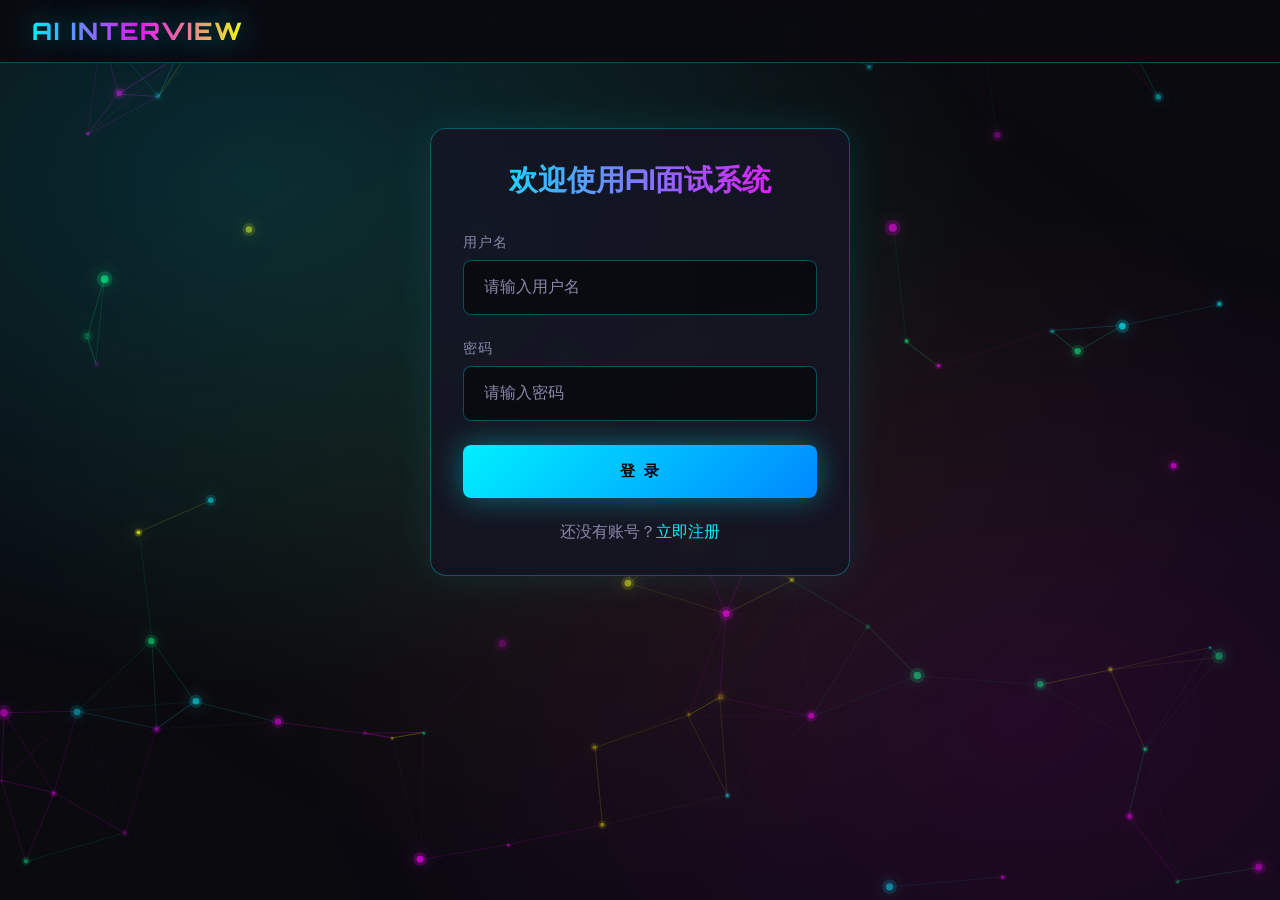
<file: app/static_new/index.html>
<!DOCTYPE html>
<html lang="zh-CN">
<head>
    <meta charset="UTF-8">
    <meta name="viewport" content="width=device-width, initial-scale=1.0">
    <title>AI智能面试系统</title>
    <link rel="stylesheet" href="css/style.css">
    <script src="js/chart.umd.js"></script>
</head>
<body>
    <!-- 动态背景 -->
    <canvas id="particles" class="canvas-bg"></canvas>
    <div class="glow-bg"></div>
    
    <!-- 导航栏 -->
    <nav class="navbar">
        <div class="brand">AI INTERVIEW</div>
        <div class="nav-links">
            <span id="navUser" class="nav-user hidden"></span>
            <button id="btnLogout" class="nav-logout hidden" onclick="logout()">退出</button>
        </div>
    </nav>
    
    <main class="container">
        <!-- 登录界面 -->
        <div id="loginSection" class="card login-card card-glow fade-in">
            <h2>欢迎使用AI面试系统</h2>
            <div class="input-group">
                <label>用户名</label>
                <input type="text" id="username" class="input" placeholder="请输入用户名">
            </div>
            <div class="input-group">
                <label>密码</label>
                <input type="password" id="password" class="input" placeholder="请输入密码">
            </div>
            <button class="btn btn-primary btn-block" onclick="login()">登 录</button>
            <p style="margin-top:1.5rem;color:var(--muted)">
                还没有账号？<a class="link" onclick="showRegister()">立即注册</a>
            </p>
        </div>
        
        <!-- 注册界面 -->
        <div id="registerSection" class="card login-card card-glow hidden">
            <h2>用户注册</h2>
            <div class="input-group">
                <label>用户名</label>
                <input type="text" id="regUsername" class="input" placeholder="请输入用户名">
            </div>
            <div class="input-group">
                <label>邮箱</label>
                <input type="email" id="regEmail" class="input" placeholder="请输入邮箱">
            </div>
            <div class="input-group">
                <label>手机号</label>
                <input type="tel" id="regPhone" class="input" placeholder="请输入手机号">
            </div>
            <div class="input-group">
                <label>密码</label>
                <input type="password" id="regPassword" class="input" placeholder="请输入密码">
            </div>
            <button class="btn btn-primary btn-block" onclick="register()">注 册</button>
            <p style="margin-top:1.5rem;color:var(--muted)">
                已有账号？<a class="link" onclick="showLogin()">立即登录</a>
            </p>
        </div>
        
        <!-- 简历上传 -->
        <div id="uploadSection" class="card card-glow hidden slide-up">
            <h2 style="font-family:'Orbitron',monospace;font-size:1.5rem;margin-bottom:1.5rem;background:linear-gradient(90deg,var(--accent),var(--accent2));-webkit-background-clip:text;-webkit-text-fill-color:transparent">上传简历开始面试</h2>
            <div style="border:2px dashed var(--border);border-radius:16px;padding:3rem;text-align:center;background:rgba(0,0,0,0.3)">
                <div style="font-size:3rem;margin-bottom:1rem">📄</div>
                <input type="file" id="resumeFile" class="input" accept=".pdf,.doc,.docx" style="display:none">
                <button class="btn btn-secondary" onclick="document.getElementById('resumeFile').click()">选择简历文件</button>
                <p id="fileName" style="margin-top:1rem;color:var(--muted)">支持 PDF、Word 格式</p>
            </div>
            <button class="btn btn-primary btn-block" style="margin-top:1.5rem" onclick="uploadResume()">开始AI面试</button>
        </div>
        
        <!-- 面试界面 -->
        <div id="interviewSection" class="hidden">
            <!-- 进度条 -->
            <div class="card" style="margin-bottom:2rem">
                <div class="progress-container">
                    <div class="progress-header">
                        <span>面试进度</span>
                        <span id="progressText">0/5</span>
                    </div>
                    <div class="progress-bar">
                        <div id="progressFill" class="progress-fill" style="width:0%"></div>
                    </div>
                </div>
            </div>
            
            <div class="grid-2">
                <!-- 左侧：视频监控 -->
                <div class="card card-glow">
                    <h3 style="font-family:'Orbitron',monospace;margin-bottom:1rem">📹 实时监控</h3>
                    <div class="video-container">
                        <video id="videoPreview" autoplay muted playsinline></video>
                        <div id="cameraOverlay" class="video-overlay">
                            <div class="icon">🎥</div>
                            <p>点击启动摄像头</p>
                            <button class="btn btn-primary" style="margin-top:1rem" onclick="startCamera()">启动摄像头</button>
                        </div>
                        <div id="recordingIndicator" class="recording-indicator hidden">
                            <span class="dot"></span>
                            <span>REC</span>
                            <span id="recTime">00:00</span>
                        </div>
                    </div>
                    <div style="display:flex;gap:1rem;margin-top:1rem">
                        <button id="btnStartRec" class="btn btn-danger" onclick="startRecording()" disabled>开始录制</button>
                        <button id="btnStopRec" class="btn btn-secondary hidden" onclick="stopRecording()">停止录制</button>
                    </div>
                </div>
                
                <!-- 表情分析 -->
                <div class="card card-glow">
                    <h3 style="font-family:'Orbitron',monospace;margin-bottom:1rem">😊 表情分析</h3>
                    <canvas id="expressionChart" style="height:150px"></canvas>
                    <div class="grid-3" style="margin-top:1rem">
                        <div class="stat-box">
                            <div class="stat-value" id="emotionScore">--</div>
                            <div class="stat-label">情绪得分</div>
                        </div>
                        <div class="stat-box">
                            <div class="stat-value" id="expressionCount">0</div>
                            <div class="stat-label">分析次数</div>
                        </div>
                        <div class="stat-box">
                            <div class="stat-value" id="avgScore">--</div>
                            <div class="stat-label">平均分</div>
                        </div>
                    </div>
                </div>
            </div>
            
            <!-- 问题区域 -->
            <div class="question-card" style="margin:2rem 0">
                <div>
                    <span class="question-number" id="questionNum">问题 1</span>
                    <span class="question-type" id="questionType">准备中</span>
                </div>
                <p class="question-text" id="questionText">正在加载问题...</p>
                <div class="question-hint">
                    <strong>评分标准：</strong>
                    <span id="scoreStandard">--</span>
                </div>
            </div>
            
            <!-- 回答区域 -->
            <div class="card card-glow" style="margin-bottom:2rem">
                <h3 style="font-family:'Orbitron',monospace;margin-bottom:1rem">✍️ 你的回答</h3>
                <textarea id="answerText" class="input" placeholder="请输入你的回答..."></textarea>
                <div style="display:flex;justify-content:space-between;align-items:center;margin-top:1rem">
                    <span style="color:var(--muted)"><span id="charCount">0</span> 字</span>
                    <button id="btnSubmit" class="btn btn-primary" onclick="submitAnswer()" disabled>提交答案</button>
                </div>
            </div>
            
            <!-- 导航按钮 -->
            <div style="display:flex;gap:1rem;margin-bottom:2rem">
                <button id="btnPrev" class="btn btn-secondary" style="flex:1" onclick="prevQuestion()" disabled>← 上一题</button>
                <button id="btnNext" class="btn btn-secondary" style="flex:1" onclick="nextQuestion()" disabled>下一题 →</button>
            </div>
            
            <!-- 完成按钮 -->
            <div class="card" style="text-align:center">
                <button id="btnFinish" class="btn btn-success btn-lg" onclick="finishInterview()" disabled>
                    🎯 完成面试并生成报告
                </button>
            </div>
        </div>
        
        <!-- 报告界面 -->
        <div id="reportSection" class="hidden">
            <div class="report-header">
                <h1 class="report-title">面试评估报告</h1>
            </div>
            
            <div class="grid-2">
                <div class="card card-glow">
                    <h3 style="font-family:'Orbitron',monospace;margin-bottom:1rem">📊 能力雷达图</h3>
                    <div class="chart-container">
                        <canvas id="radarChart"></canvas>
                    </div>
                </div>
                
                <div class="card card-glow">
                    <h3 style="font-family:'Orbitron',monospace;margin-bottom:1rem">🏆 综合评价</h3>
                    <div style="text-align:center;padding:2rem">
                        <div class="total-score" id="totalScore">--</div>
                        <div id="levelBadge"></div>
                    </div>
                    <div id="recommendation" style="text-align:center"></div>
                </div>
            </div>
            
            <div class="card card-glow" style="margin-top:2rem">
                <h3 style="font-family:'Orbitron',monospace;margin-bottom:1rem">📝 详细评价</h3>
                <div id="evaluationDetails"></div>
            </div>
            
            <div class="card card-glow" style="margin-top:2rem">
                <h3 style="font-family:'Orbitron',monospace;margin-bottom:1rem">💡 改进建议</h3>
                <div id="improvements"></div>
            </div>
            
            <div style="text-align:center;margin-top:2rem">
                <button class="btn btn-primary btn-lg" onclick="location.reload()">🔄 重新面试</button>
            </div>
        </div>
    </main>
    
    <!-- Toast提示 -->
    <div id="toast" class="toast"></div>
    
    <!-- 粒子动画 -->
    <script src="js/particles.js"></script>
    <script src="js/app.js"></script>
</body>
</html>
</file>
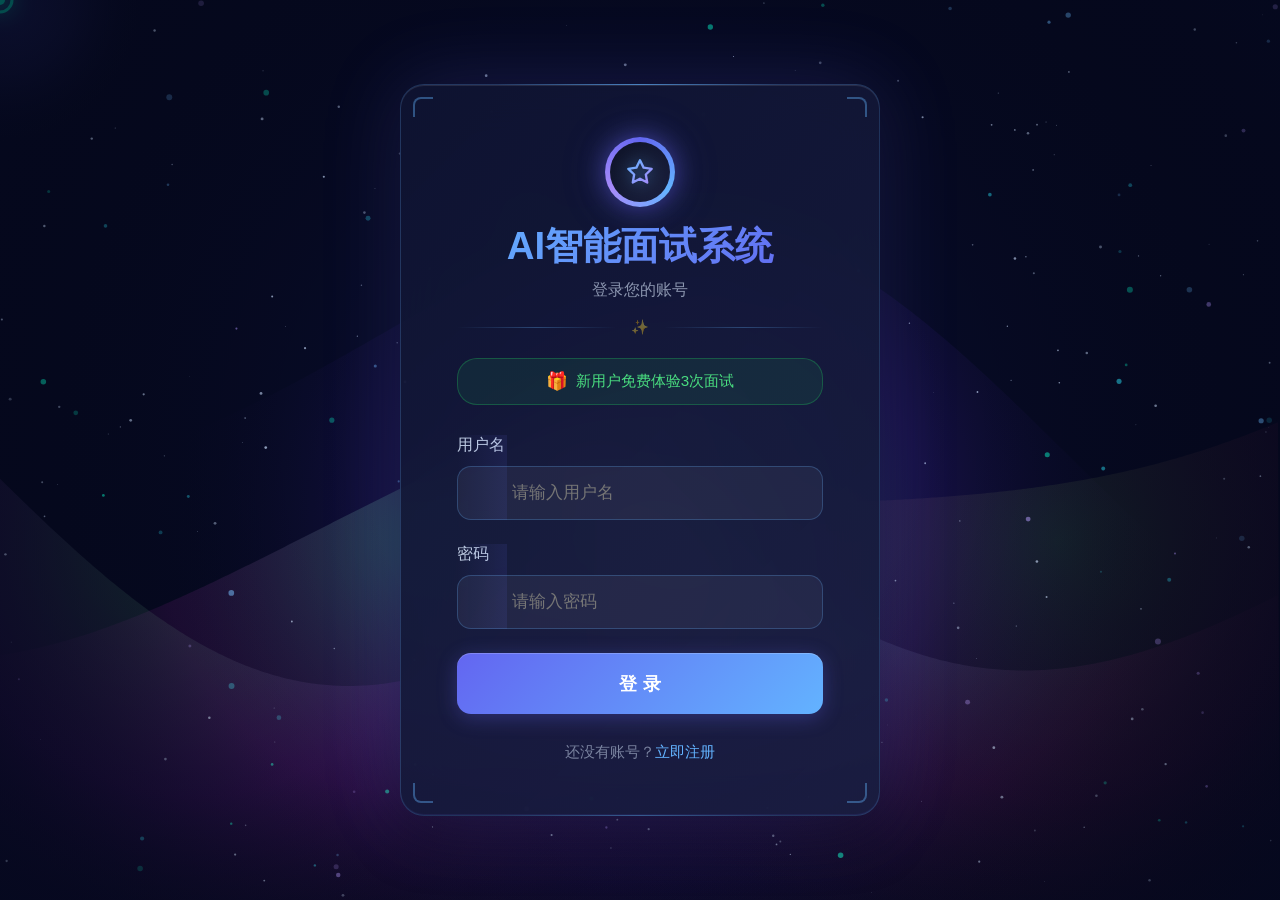
<file: app/static/login.html>
<!DOCTYPE html>
<html lang="zh-CN">
<head>
<meta charset="UTF-8">
<title>登录 - AI面试系统</title>
<style>
*{margin:0;padding:0;box-sizing:border-box}
body{min-height:100vh;font-family:Microsoft YaHei,sans-serif;overflow:hidden;background:#070b27}
#aurora{position:fixed;top:0;left:0;width:100%;height:100%;z-index:0}
.c{position:relative;z-index:10;display:flex;align-items:center;justify-content:center;min-height:100vh}
.b{position:relative;background:linear-gradient(135deg,rgba(15,20,50,0.92) 0%,rgba(25,30,65,0.9) 100%);backdrop-filter:blur(24px);border:1px solid rgba(100,180,255,0.2);border-radius:24px;padding:52px 56px;width:480px;box-shadow:0 0 80px rgba(99,102,241,0.2),0 25px 50px rgba(0,0,0,0.4),inset 0 1px 0 rgba(255,255,255,0.1),inset 0 -1px 0 rgba(99,102,241,0.1)}
.b::before{content:"";position:absolute;top:-1px;left:20%;right:20%;height:1px;background:linear-gradient(90deg,transparent,rgba(99,179,255,0.6),transparent)}
.b::after{content:"";position:absolute;bottom:-1px;left:20%;right:20%;height:1px;background:linear-gradient(90deg,transparent,rgba(99,179,255,0.3),transparent)}
.corner{position:absolute;width:20px;height:20px;border:2px solid rgba(99,179,255,0.4)}
.corner-tl{top:12px;left:12px;border-right:none;border-bottom:none;border-radius:8px 0 0 0}
.corner-tr{top:12px;right:12px;border-left:none;border-bottom:none;border-radius:0 8px 0 0}
.corner-bl{bottom:12px;left:12px;border-right:none;border-top:none;border-radius:0 0 0 8px}
.corner-br{bottom:12px;right:12px;border-left:none;border-top:none;border-radius:0 0 8px 0}
.logo{text-align:center;margin-bottom:14px}
.ring{width:70px;height:70px;margin:0 auto;position:relative;border-radius:50%;background:conic-gradient(from 0deg,#6366f1,#63b3ff,#a78bfa,#6366f1);animation:spin 4s linear infinite;box-shadow:0 0 25px rgba(99,102,241,0.5),0 0 50px rgba(99,102,241,0.2)}
.ring-inner{position:absolute;top:5px;left:5px;right:5px;bottom:5px;background:linear-gradient(135deg,#0f1428,#1a1f3d);border-radius:50%;display:flex;align-items:center;justify-content:center}
.icon{display:flex;align-items:center;justify-content:center;animation:pulse 2s ease-in-out infinite;filter:drop-shadow(0 0 8px rgba(99,179,255,0.6))}
@keyframes spin{from{transform:rotate(0deg)}to{transform:rotate(360deg)}}
@keyframes pulse{0%,100%{transform:scale(1)}50%{transform:scale(1.1)}}
h1{font-size:2.4rem;background:linear-gradient(135deg,#63b3ff,#6366f1);-webkit-background-clip:text;-webkit-text-fill-color:transparent;text-align:center;margin-bottom:8px}
.subtitle{text-align:center;color:rgba(220,235,255,0.6);margin-bottom:16px;font-size:1rem}
.divider{display:flex;align-items:center;justify-content:center;margin:18px 0}
.divider::before,.divider::after{content:"";flex:1;height:1px;background:linear-gradient(90deg,transparent,rgba(100,180,255,0.3),transparent)}
.divider span{color:rgba(220,235,255,0.4);margin:0 15px;font-size:0.9rem}
.g{margin-bottom:24px;position:relative}
.g l{display:block;color:rgba(220,235,255,0.85);margin-bottom:10px;font-size:1rem;font-weight:500}
.g::before{content:"";position:absolute;left:0;top:0;bottom:0;width:50px;pointer-events:none;background:linear-gradient(90deg,transparent,rgba(99,102,241,0.1));border-radius:14px 0 0 14px}
.i{width:100%;padding:16px 18px 16px 54px;background:rgba(255,255,255,0.05);border:1px solid rgba(100,180,255,0.25);border-radius:14px;color:#fff;font-size:1.05rem;transition:all 0.3s;position:relative}
.i:focus{outline:none;border-color:#63b3ff;box-shadow:0 0 25px rgba(99,179,255,0.25)}
.bt{width:100%;padding:18px;background:linear-gradient(135deg,#6366f1,#63b3ff);border:none;border-radius:14px;color:#fff;font-size:1.15rem;font-weight:600;cursor:pointer;box-shadow:0 4px 20px rgba(99,102,241,0.3),inset 0 1px 0 rgba(255,255,255,0.2);transition:all 0.3s;position:relative;overflow:hidden}
.bt::before{content:"";position:absolute;top:0;left:-100%;width:100%;height:100%;background:linear-gradient(90deg,transparent,rgba(255,255,255,0.2),transparent);transition:left 0.5s}
.bt:hover{transform:translateY(-3px);box-shadow:0 8px 40px rgba(99,102,241,0.5)}
.bt:hover::before{left:100%}
.bt:disabled{opacity:0.7;cursor:not-allowed;transform:none}
.r{text-align:center;margin-top:28px;color:rgba(220,235,255,0.5);font-size:0.95rem}
.r a{color:#63b3ff;font-weight:500;text-decoration:none;transition:color 0.3s}
.r a:hover{color:#8b5cf6;text-decoration:underline}
.e{color:#ff6b6b;text-align:center;margin-top:16px;display:none;font-size:0.95rem;animation:shake 0.5s}
@keyframes shake{0%,100%{transform:translateX(0)}25%{transform:translateX(-5px)}75%{transform:translateX(5px)}}
.f{display:flex;align-items:center;justify-content:center;gap:8px;background:rgba(34,197,94,0.1);border:1px solid rgba(34,197,94,0.3);color:#4ade80;padding:12px 20px;border-radius:20px;margin-top:22px;font-size:0.95rem}
.f::before{content:"🎁";font-size:1.1rem}
</style>
</head>
<body>
<canvas id="aurora"></canvas>
<div class="c">
<div class="b">
<span class="corner corner-tl"></span>
<span class="corner corner-tr"></span>
<span class="corner corner-bl"></span>
<span class="corner corner-br"></span>
<div class="logo">
<div class="ring">
<div class="ring-inner">
<div class="icon">
<svg width="28" height="28" viewBox="0 0 24 24" fill="none" stroke="url(#grad)" stroke-width="2" stroke-linecap="round" stroke-linejoin="round">
<defs>
<linearGradient id="grad" x1="0%" y1="0%" x2="100%" y2="100%">
<stop offset="0%" style="stop-color:#63b3ff"/>
<stop offset="100%" style="stop-color:#a78bfa"/>
</linearGradient>
</defs>
<polygon points="12 2 15.09 8.26 22 9.27 17 14.14 18.18 21.02 12 17.77 5.82 21.02 7 14.14 2 9.27 8.91 8.26 12 2"/>
</svg>
</div>
</div>
</div>
</div>
<h1>AI智能面试系统</h1>
<p class="subtitle">登录您的账号</p>
<div class="divider"><span>✨</span></div>
<span class="f">新用户免费体验3次面试</span>
<form id="f" style="margin-top:30px">
<div class="g"><l>用户名</l><input type="text" class="i" id="u" placeholder="请输入用户名" required></div>
<div class="g"><l>密码</l><input type="password" class="i" id="p" placeholder="请输入密码" required></div>
<button type="submit" class="bt" id="s">登 录</button>
<p class="e" id="m"></p>
</form>
<p class="r">还没有账号？<a href="/register.html">立即注册</a></p>
</div>
</div>
<script>
var canvas=document.getElementById("aurora");
var ctx=canvas.getContext("2d");
var W,H,time=0;
var PI2=Math.PI*2;
var stars=[],particles=[],ripples=[];
var meteors=[];
var mouse={x:0,y:0,cx:0,cy:0};
var lastMouse={x:0,y:0};
var auroraBands=[
  {x:0.15,hue1:120,hue2:280,op:0.3,speed:0.0003,phase:0},
  {x:0.3,hue1:140,hue2:300,op:0.25,speed:0.00035,phase:1},
  {x:0.5,hue1:160,hue2:260,op:0.28,speed:0.00028,phase:2},
  {x:0.7,hue1:180,hue2:320,op:0.22,speed:0.0004,phase:3},
  {x:0.85,hue1:100,hue2:340,op:0.26,speed:0.00032,phase:4}
];

function resize(){W=canvas.width=innerWidth;H=canvas.height=innerHeight;initAll()}
function initAll(){
  stars=[];for(var i=0;i<200;i++)stars.push({x:Math.random()*W,y:Math.random()*H,r:Math.random()*1.2+0.3,phase:Math.random()*PI2});
  particles=[];var cs=["#00ffcc","#63b3ff","#a78bfa","#22d3ee"];for(var i=0;i<100;i++)particles.push({x:Math.random()*W,y:Math.random()*H,vx:(Math.random()-0.5)*0.5,vy:(Math.random()-0.5)*0.3-0.2,size:Math.random()*2+1,color:cs[i%4],op:Math.random()*0.5+0.3});
}
function h2r(h){var b=parseInt(h.slice(1),16);return(b>>16)+","+((b>>8)&255)+","+(b&255)}
function drawBg(){ctx.fillStyle="#070b27";ctx.fillRect(0,0,W,H)}
function drawStars(){for(var i=0;i<stars.length;i++){var s=stars[i];var t=0.4+0.5*Math.abs(Math.sin(time*0.0006+s.phase));ctx.globalAlpha=t*0.9;ctx.fillStyle="rgba(200,220,255,1)";ctx.beginPath();ctx.arc(s.x,s.y,s.r,0,PI2);ctx.fill()}ctx.globalAlpha=1}
function drawAurora(){
  var now=time*0.001;
  ctx.save();
  ctx.globalCompositeOperation="screen";
  for(var i=0;i<auroraBands.length;i++){
    var band=auroraBands[i];
    var cx=band.x*W+Math.sin(now*band.speed*500+band.phase)*W*0.03;
    var op=band.op*(0.7+0.3*Math.sin(now*band.speed*300+band.phase));
    var g=ctx.createRadialGradient(cx,H*0.6,0,cx,H*0.6,W*0.4);
    g.addColorStop(0,"hsla("+band.hue1+",80%,60%,"+op+")");
    g.addColorStop(0.5,"hsla("+band.hue2+",70%,50%,"+(op*0.6)+")");
    g.addColorStop(1,"transparent");
    ctx.fillStyle=g;
    ctx.beginPath();
    ctx.moveTo(0,H);
    ctx.lineTo(0,H*0.4);
    for(var x=0;x<=W;x+=3){
      var baseY=H*0.5;
      var wave=Math.sin(x*0.004+now*band.speed*1000+band.phase)*H*0.15;
      wave+=Math.sin(x*0.002+now*band.speed*600+band.phase*2)*H*0.1;
      wave+=Math.sin(x*0.006+now*band.speed*400+band.phase*3)*H*0.05;
      ctx.lineTo(x,baseY+wave);
    }
    ctx.lineTo(W,H);
    ctx.closePath();
    ctx.fill();
  }
  ctx.restore();
}
function drawParticles(){ctx.save();ctx.globalCompositeOperation="screen";for(var i=0;i<particles.length;i++){var p=particles[i];ctx.globalAlpha=p.op;ctx.fillStyle=p.color;ctx.beginPath();ctx.arc(p.x,p.y,p.size,0,PI2);ctx.fill();p.x+=p.vx;p.y+=p.vy;if(p.x<0||p.x>W||p.y<0||p.y>H){p.x=Math.random()*W;p.y=Math.random()*H}}ctx.globalAlpha=1;ctx.restore()}
function drawMouseHalo(){mouse.cx+=(mouse.x-mouse.cx)*0.1;mouse.cy+=(mouse.y-mouse.cy)*0.1;var g=ctx.createRadialGradient(mouse.cx,mouse.cy,0,mouse.cx,mouse.cy,150);g.addColorStop(0,"rgba(99,102,241,0.25)");g.addColorStop(0.5,"rgba(99,102,241,0.1)");g.addColorStop(1,"transparent");ctx.fillStyle=g;ctx.fillRect(mouse.cx-150,mouse.cy-150,300,300)}
function drawMeteors(){var now=Date.now();meteors=meteors.filter(function(m){return now-m.t<800});ctx.save();ctx.globalCompositeOperation="screen";for(var i=0;i<meteors.length;i++){var m=meteors[i];var age=(now-m.t)/800;var alpha=(1-age)*0.9;var len=m.speed*(1-age)*30;var angle=Math.atan2(m.vy,m.vx);ctx.beginPath();var grad=ctx.createLinearGradient(m.x,m.y,m.x-Math.cos(angle)*len,m.y-Math.sin(angle)*len);grad.addColorStop(0,"rgba(0,255,204,"+alpha+")");grad.addColorStop(0.3,"rgba(99,102,241,"+(alpha*0.7)+")");grad.addColorStop(1,"transparent");ctx.strokeStyle=grad;ctx.lineWidth=3*(1-age*0.5);ctx.lineCap="round";ctx.beginPath();ctx.moveTo(m.x,m.y);ctx.lineTo(m.x-Math.cos(angle)*len,m.y-Math.sin(angle)*len);ctx.stroke();m.x+=m.vx;m.y+=m.vy;m.t+=16}ctx.restore()}
function drawCursor(){ctx.save();ctx.shadowColor="#00ffcc";ctx.shadowBlur=20;ctx.beginPath();ctx.arc(mouse.x,mouse.y,12,0,PI2);ctx.strokeStyle="rgba(0,255,204,0.9)";ctx.lineWidth=3;ctx.stroke();ctx.beginPath();ctx.arc(mouse.x,mouse.y,5,0,PI2);ctx.fillStyle="#00ffcc";ctx.fill();ctx.restore()}
function drawRipples(){var now=Date.now();for(var i=ripples.length-1;i>=0;i--){var r=ripples[i];var age=(now-r.t)/800;if(age>1){ripples.splice(i,1);continue}var radius=300*age;var alpha=(1-age)*0.5;ctx.beginPath();ctx.arc(r.x,r.y,radius,0,PI2);ctx.strokeStyle="rgba(99,102,241,"+alpha+")";ctx.lineWidth=2;ctx.stroke()}}
function drawVignette(){var g=ctx.createRadialGradient(W/2,H/2,H*0.3,W/2,H/2,H*0.85);g.addColorStop(0,"transparent");g.addColorStop(1,"rgba(4,7,26,0.7)");ctx.fillStyle=g;ctx.fillRect(0,0,W,H)}
function animate(){time+=16;ctx.fillStyle="rgba(7,11,27,0.12)";ctx.fillRect(0,0,W,H);drawBg();drawStars();drawAurora();drawParticles();drawMouseHalo();drawMeteors();drawCursor();drawRipples();drawVignette();requestAnimationFrame(animate)}
window.addEventListener("mousemove",function(e){var dx=e.clientX-lastMouse.x;var dy=e.clientY-lastMouse.y;var speed=Math.sqrt(dx*dx+dy*dy);if(speed>3){meteors.push({x:e.clientX,y:e.clientY,vx:dx*0.3,vy:dy*0.3,speed:speed,t:Date.now()});}lastMouse.x=e.clientX;lastMouse.y=e.clientY;mouse.x=e.clientX;mouse.y=e.clientY});
canvas.addEventListener("click",function(e){ripples.push({x:e.clientX,y:e.clientY,t:Date.now()})});
resize();animate();
document.getElementById("f").addEventListener("submit",async function(e){e.preventDefault();var u=document.getElementById("u").value,p=document.getElementById("p").value,s=document.getElementById("s"),m=document.getElementById("m");s.disabled=true;s.textContent="登录中...";m.style.display="none";try{var r=await fetch("/api/auth/login",{method:"POST",headers:{"Content-Type":"application/json"},body:JSON.stringify({username:u,password:p})});var d=await r.json();if(d.status==="success"){localStorage.setItem("currentUser", JSON.stringify(d.user));location.href="/admin.html"}else{m.textContent=d.error||"登录失败";m.style.display="block";s.disabled=false;s.textContent="登 录"}}catch(err){m.textContent="网络错误";m.style.display="block";s.disabled=false;s.textContent="登 录"}});
</script>
</body>
</html>
</file>
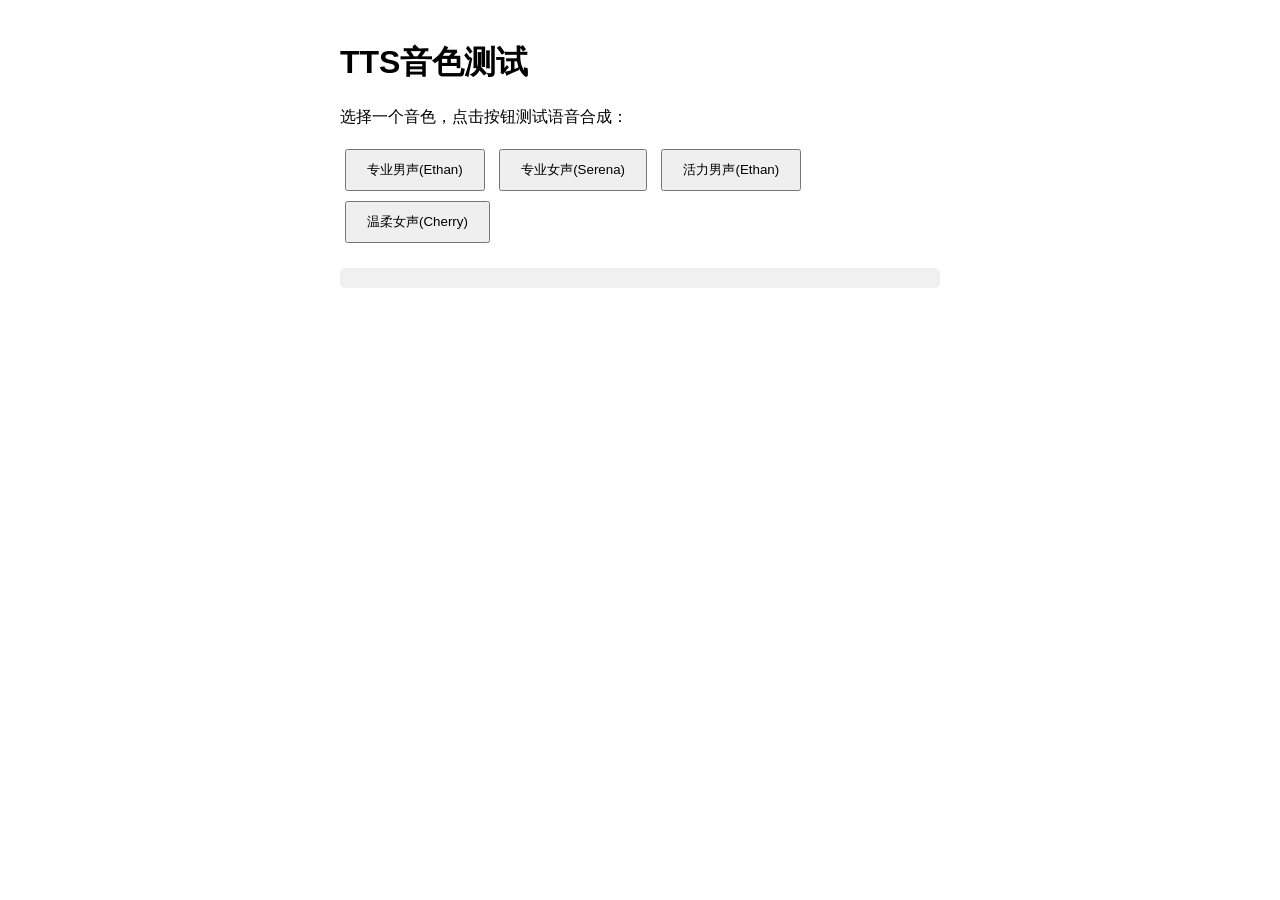
<file: app/static/tts_test.html>
<!DOCTYPE html>
<html lang="zh-CN">
<head>
    <meta charset="UTF-8">
    <title>TTS测试</title>
    <style>
        body { font-family: Arial; padding: 20px; max-width: 600px; margin: 0 auto; }
        button { padding: 10px 20px; margin: 5px; cursor: pointer; }
        .result { margin-top: 20px; padding: 10px; background: #f0f0f0; border-radius: 5px; }
        audio { margin-top: 10px; width: 100%; }
    </style>
</head>
<body>
    <h1>TTS音色测试</h1>
    <p>选择一个音色，点击按钮测试语音合成：</p>
    
    <div>
        <button onclick="testTTS('professional_male')">专业男声(Ethan)</button>
        <button onclick="testTTS('professional_female')">专业女声(Serena)</button>
        <button onclick="testTTS('energetic_male')">活力男声(Ethan)</button>
        <button onclick="testTTS('gentle_female')">温柔女声(Cherry)</button>
    </div>
    
    <div id="result" class="result"></div>
    
    <script>
        async function testTTS(voiceType) {
            const resultDiv = document.getElementById('result');
            resultDiv.innerHTML = `<p>正在合成: ${voiceType}...</p>`;
            
            try {
                const response = await fetch('/api/tts/synthesize', {
                    method: 'POST',
                    headers: { 'Content-Type': 'application/json' },
                    body: JSON.stringify({ 
                        text: '您好，我是您的AI面试官。',
                        voice_type: voiceType 
                    })
                });
                
                const data = await response.json();
                console.log('API响应:', data);
                
                if (data.status === 'success' && data.audio) {
                    // 解码base64音频
                    const audioData = atob(data.audio);
                    const arrayBuffer = new ArrayBuffer(audioData.length);
                    const view = new Uint8Array(arrayBuffer);
                    for (let i = 0; i < audioData.length; i++) {
                        view[i] = audioData.charCodeAt(i);
                    }
                    
                    const format = data.format || 'wav';
                    const audioBlob = new Blob([arrayBuffer], { type: `audio/${format}` });
                    const audioUrl = URL.createObjectURL(audioBlob);
                    
                    resultDiv.innerHTML = `
                        <p>✅ 成功合成 ${voiceType}</p>
                        <p>格式: ${format}, 大小: ${audioData.length} 字节</p>
                        <audio controls src="${audioUrl}"></audio>
                    `;
                } else if (data.use_browser_tts) {
                    resultDiv.innerHTML = `<p>⚠️ 服务器建议使用浏览器TTS: ${data.message}</p>`;
                } else {
                    resultDiv.innerHTML = `<p>❌ 失败: ${JSON.stringify(data)}</p>`;
                }
            } catch (err) {
                resultDiv.innerHTML = `<p>❌ 请求失败: ${err.message}</p>`;
            }
        }
    </script>
</body>
</html>
</file>
<file: app/static_new/css/style.css>
/* AI面试系统 - 赛博朋克风格 */
@import url('https://fonts.googleapis.com/css2?family=Orbitron:wght@400;500;600;700;800;900&family=Rajdhani:wght@300;400;500;600;700&display=swap');

:root {
  --bg: #0a0a0f;
  --bg2: #12121a;
  --card: rgba(20, 20, 35, 0.8);
  --accent: #00f0ff;
  --accent2: #ff00ff;
  --accent3: #ffff00;
  --success: #00ff88;
  --danger: #ff3366;
  --text: #ffffff;
  --muted: #8888aa;
  --border: rgba(0, 240, 255, 0.3);
}

* { margin: 0; padding: 0; box-sizing: border-box; }

body {
  font-family: 'Rajdhani', sans-serif;
  background: var(--bg);
  color: var(--text);
  min-height: 100vh;
  overflow-x: hidden;
  font-size: 16px;
}

/* 动态粒子背景 */
.canvas-bg {
  position: fixed;
  top: 0;
  left: 0;
  width: 100%;
  height: 100%;
  z-index: -2;
}

/* 渐变光效 */
.glow-bg {
  position: fixed;
  top: 0;
  left: 0;
  width: 100%;
  height: 100%;
  z-index: -1;
  background: 
    radial-gradient(ellipse at 20% 20%, rgba(0, 240, 255, 0.15) 0%, transparent 50%),
    radial-gradient(ellipse at 80% 80%, rgba(255, 0, 255, 0.1) 0%, transparent 50%),
    radial-gradient(ellipse at 50% 50%, rgba(255, 255, 0, 0.05) 0%, transparent 70%);
  animation: glowPulse 8s ease-in-out infinite;
}

@keyframes glowPulse {
  0%, 100% { opacity: 1; transform: scale(1); }
  50% { opacity: 0.8; transform: scale(1.05); }
}

/* 导航栏 */
.navbar {
  background: rgba(10, 10, 15, 0.95);
  backdrop-filter: blur(20px);
  border-bottom: 1px solid var(--border);
  padding: 1rem 2rem;
  position: fixed;
  top: 0;
  left: 0;
  right: 0;
  z-index: 1000;
  display: flex;
  align-items: center;
  justify-content: space-between;
}

.brand {
  font-family: 'Orbitron', monospace;
  font-size: 1.5rem;
  font-weight: 800;
  background: linear-gradient(90deg, var(--accent), var(--accent2), var(--accent3));
  -webkit-background-clip: text;
  -webkit-text-fill-color: transparent;
  background-clip: text;
  text-shadow: 0 0 30px rgba(0, 240, 255, 0.5);
  letter-spacing: 2px;
}

.nav-links {
  display: flex;
  gap: 1rem;
  align-items: center;
}

.nav-user {
  color: var(--muted);
  font-size: 0.9rem;
}

.nav-logout {
  background: transparent;
  border: 1px solid var(--danger);
  color: var(--danger);
  padding: 0.5rem 1rem;
  border-radius: 4px;
  cursor: pointer;
  font-family: 'Rajdhani', sans-serif;
  transition: all 0.3s;
}

.nav-logout:hover {
  background: var(--danger);
  color: white;
}

/* 主容器 */
.container {
  max-width: 1400px;
  margin: 0 auto;
  padding: 6rem 2rem 2rem;
}

/* 卡片 */
.card {
  background: var(--card);
  border: 1px solid var(--border);
  border-radius: 16px;
  padding: 2rem;
  backdrop-filter: blur(10px);
  box-shadow: 0 0 40px rgba(0, 240, 255, 0.1);
  transition: all 0.4s ease;
}

.card:hover {
  transform: translateY(-5px);
  box-shadow: 0 0 60px rgba(0, 240, 255, 0.2);
  border-color: var(--accent);
}

.card-glow {
  position: relative;
}

.card-glow::before {
  content: '';
  position: absolute;
  top: -2px;
  left: -2px;
  right: -2px;
  bottom: -2px;
  background: linear-gradient(45deg, var(--accent), var(--accent2), var(--accent), var(--accent2));
  border-radius: 18px;
  z-index: -1;
  opacity: 0;
  transition: opacity 0.3s;
}

.card-glow:hover::before {
  opacity: 1;
  animation: borderGlow 2s linear infinite;
}

@keyframes borderGlow {
  0% { filter: hue-rotate(0deg); }
  100% { filter: hue-rotate(360deg); }
}

/* 登录卡片 */
.login-card {
  max-width: 420px;
  margin: 2rem auto;
  text-align: center;
}

.login-card h2 {
  font-family: 'Orbitron', monospace;
  font-size: 1.8rem;
  margin-bottom: 2rem;
  background: linear-gradient(90deg, var(--accent), var(--accent2));
  -webkit-background-clip: text;
  -webkit-text-fill-color: transparent;
  background-clip: text;
}

/* 输入框 */
.input-group {
  margin-bottom: 1.5rem;
  text-align: left;
}

.input-group label {
  display: block;
  margin-bottom: 0.5rem;
  color: var(--muted);
  font-size: 0.9rem;
  text-transform: uppercase;
  letter-spacing: 1px;
}

.input {
  width: 100%;
  padding: 1rem 1.25rem;
  background: rgba(0, 0, 0, 0.5);
  border: 1px solid var(--border);
  border-radius: 8px;
  color: var(--text);
  font-size: 1rem;
  font-family: 'Rajdhani', sans-serif;
  transition: all 0.3s;
}

.input:focus {
  outline: none;
  border-color: var(--accent);
  box-shadow: 0 0 20px rgba(0, 240, 255, 0.3), inset 0 0 20px rgba(0, 240, 255, 0.1);
}

.input::placeholder {
  color: var(--muted);
}

textarea.input {
  min-height: 150px;
  resize: vertical;
}

/* 按钮 */
.btn {
  padding: 1rem 2rem;
  border-radius: 8px;
  font-family: 'Orbitron', monospace;
  font-weight: 600;
  font-size: 0.95rem;
  cursor: pointer;
  border: none;
  transition: all 0.3s;
  text-transform: uppercase;
  letter-spacing: 2px;
  position: relative;
  overflow: hidden;
}

.btn::before {
  content: '';
  position: absolute;
  top: 0;
  left: -100%;
  width: 100%;
  height: 100%;
  background: linear-gradient(90deg, transparent, rgba(255,255,255,0.2), transparent);
  transition: left 0.5s;
}

.btn:hover::before {
  left: 100%;
}

.btn-primary {
  background: linear-gradient(135deg, var(--accent), #0088ff);
  color: #000;
  box-shadow: 0 0 30px rgba(0, 240, 255, 0.4);
}

.btn-primary:hover {
  transform: scale(1.05);
  box-shadow: 0 0 50px rgba(0, 240, 255, 0.6);
}

.btn-secondary {
  background: transparent;
  border: 2px solid var(--accent);
  color: var(--accent);
}

.btn-secondary:hover {
  background: var(--accent);
  color: #000;
}

.btn-danger {
  background: linear-gradient(135deg, var(--danger), #ff6600);
  color: white;
  box-shadow: 0 0 20px rgba(255, 51, 102, 0.4);
}

.btn-danger:hover {
  transform: scale(1.05);
  box-shadow: 0 0 40px rgba(255, 51, 102, 0.6);
}

.btn-success {
  background: linear-gradient(135deg, var(--success), #00cc66);
  color: #000;
  box-shadow: 0 0 30px rgba(0, 255, 136, 0.4);
}

.btn-success:hover {
  transform: scale(1.05);
  box-shadow: 0 0 50px rgba(0, 255, 136, 0.6);
}

.btn-lg {
  padding: 1.2rem 3rem;
  font-size: 1.1rem;
}

.btn-block { width: 100%; }

/* 链接 */
.link {
  color: var(--accent);
  text-decoration: none;
  transition: all 0.3s;
  cursor: pointer;
}

.link:hover {
  text-shadow: 0 0 10px var(--accent);
}

/* 视频区域 */
.video-container {
  position: relative;
  border-radius: 16px;
  overflow: hidden;
  border: 2px solid var(--border);
  background: #000;
  aspect-ratio: 4/3;
}

.video-container video {
  width: 100%;
  height: 100%;
  object-fit: cover;
}

.video-overlay {
  position: absolute;
  top: 0;
  left: 0;
  width: 100%;
  height: 100%;
  display: flex;
  flex-direction: column;
  align-items: center;
  justify-content: center;
  background: rgba(0, 0, 0, 0.9);
  color: var(--muted);
}

.video-overlay .icon {
  font-size: 4rem;
  margin-bottom: 1rem;
  animation: pulse 2s infinite;
}

@keyframes pulse {
  0%, 100% { transform: scale(1); opacity: 1; }
  50% { transform: scale(1.1); opacity: 0.8; }
}

.recording-indicator {
  position: absolute;
  top: 1rem;
  left: 1rem;
  background: rgba(255, 51, 102, 0.9);
  padding: 0.5rem 1rem;
  border-radius: 4px;
  display: flex;
  align-items: center;
  gap: 0.5rem;
  animation: blink 1s infinite;
}

@keyframes blink {
  0%, 100% { opacity: 1; }
  50% { opacity: 0.5; }
}

.recording-indicator .dot {
  width: 10px;
  height: 10px;
  background: white;
  border-radius: 50%;
}

/* 问题卡片 */
.question-card {
  background: linear-gradient(135deg, rgba(0, 240, 255, 0.1), rgba(255, 0, 255, 0.1));
  border: 1px solid var(--border);
  border-radius: 16px;
  padding: 2rem;
}

.question-number {
  display: inline-block;
  background: linear-gradient(135deg, var(--accent), var(--accent2));
  color: #000;
  padding: 0.3rem 1rem;
  border-radius: 20px;
  font-weight: 700;
  font-size: 0.85rem;
  margin-bottom: 1rem;
}

.question-type {
  display: inline-block;
  background: rgba(255, 255, 0, 0.2);
  color: var(--accent3);
  padding: 0.3rem 1rem;
  border-radius: 20px;
  font-size: 0.85rem;
  margin-left: 0.5rem;
}

.question-text {
  font-size: 1.4rem;
  line-height: 1.6;
  margin: 1.5rem 0;
  color: var(--text);
}

.question-hint {
  font-size: 0.9rem;
  color: var(--muted);
  padding: 1rem;
  background: rgba(0, 0, 0, 0.3);
  border-radius: 8px;
  border-left: 3px solid var(--accent);
}

/* 进度条 */
.progress-container {
  margin-bottom: 2rem;
}

.progress-header {
  display: flex;
  justify-content: space-between;
  margin-bottom: 0.5rem;
  font-size: 0.9rem;
  color: var(--muted);
}

.progress-bar {
  height: 8px;
  background: rgba(0, 0, 0, 0.5);
  border-radius: 4px;
  overflow: hidden;
  border: 1px solid var(--border);
}

.progress-fill {
  height: 100%;
  background: linear-gradient(90deg, var(--accent), var(--accent2), var(--accent3));
  border-radius: 4px;
  transition: width 0.5s ease;
  box-shadow: 0 0 10px var(--accent);
}

/* 网格布局 */
.grid-2 {
  display: grid;
  grid-template-columns: 1fr 1fr;
  gap: 2rem;
}

@media (max-width: 900px) {
  .grid-2 { grid-template-columns: 1fr; }
}

.grid-3 {
  display: grid;
  grid-template-columns: repeat(3, 1fr);
  gap: 1rem;
}

@media (max-width: 768px) {
  .grid-3 { grid-template-columns: 1fr; }
}

/* 统计数据 */
.stat-box {
  text-align: center;
  padding: 1rem;
  background: rgba(0, 0, 0, 0.3);
  border-radius: 12px;
  border: 1px solid var(--border);
}

.stat-value {
  font-family: 'Orbitron', monospace;
  font-size: 2rem;
  font-weight: 700;
  background: linear-gradient(90deg, var(--accent), var(--accent2));
  -webkit-background-clip: text;
  -webkit-text-fill-color: transparent;
  background-clip: text;
}

.stat-label {
  font-size: 0.85rem;
  color: var(--muted);
  margin-top: 0.5rem;
  text-transform: uppercase;
  letter-spacing: 1px;
}

/* 雷达图容器 */
.chart-container {
  position: relative;
  height: 300px;
}

/* 报告区域 */
.report-header {
  text-align: center;
  margin-bottom: 3rem;
}

.report-title {
  font-family: 'Orbitron', monospace;
  font-size: 2.5rem;
  background: linear-gradient(90deg, var(--accent), var(--accent2), var(--accent3));
  -webkit-background-clip: text;
  -webkit-text-fill-color: transparent;
  background-clip: text;
  margin-bottom: 1rem;
}

.total-score {
  font-family: 'Orbitron', monospace;
  font-size: 4rem;
  font-weight: 900;
  background: linear-gradient(90deg, var(--success), var(--accent), var(--accent2));
  -webkit-background-clip: text;
  -webkit-text-fill-color: transparent;
  background-clip: text;
}

.level-badge {
  display: inline-block;
  padding: 0.5rem 2rem;
  border-radius: 30px;
  font-family: 'Orbitron', monospace;
  font-weight: 700;
  font-size: 1.2rem;
  margin-top: 1rem;
}

.level-excellent { background: linear-gradient(135deg, var(--success), #00cc66); color: #000; }
.level-good { background: linear-gradient(135deg, var(--accent), #0088ff); color: #000; }
.level-average { background: linear-gradient(135deg, var(--accent3), #ff8800); color: #000; }
.level-pass { background: linear-gradient(135deg, var(--danger), #ff6600); color: #fff; }

/* 评估详情 */
.evaluation-item {
  padding: 1rem;
  background: rgba(0, 0, 0, 0.3);
  border-radius: 8px;
  margin-bottom: 1rem;
}

.evaluation-header {
  display: flex;
  justify-content: space-between;
  margin-bottom: 0.5rem;
}

/* Toast */
.toast {
  position: fixed;
  bottom: 2rem;
  left: 50%;
  transform: translateX(-50%) translateY(100px);
  background: rgba(20, 20, 35, 0.95);
  border: 1px solid var(--accent);
  color: var(--text);
  padding: 1rem 2rem;
  border-radius: 8px;
  opacity: 0;
  transition: all 0.3s;
  z-index: 2000;
  font-family: 'Rajdhani', sans-serif;
  box-shadow: 0 0 30px rgba(0, 240, 255, 0.3);
}

.toast.show {
  opacity: 1;
  transform: translateX(-50%) translateY(0);
}

.toast.error {
  border-color: var(--danger);
  box-shadow: 0 0 30px rgba(255, 51, 102, 0.3);
}

.toast.success {
  border-color: var(--success);
  box-shadow: 0 0 30px rgba(0, 255, 136, 0.3);
}

/* 隐藏 */
.hidden { display: none !important; }

/* 动画 */
.fade-in {
  animation: fadeIn 0.5s ease;
}

@keyframes fadeIn {
  from { opacity: 0; transform: translateY(20px); }
  to { opacity: 1; transform: translateY(0); }
}

/* 打字机效果 */
.typewriter {
  overflow: hidden;
  border-right: 3px solid var(--accent);
  white-space: nowrap;
  animation: typing 3s steps(30, end), blink-caret 0.75s step-end infinite;
}

@keyframes typing {
  from { width: 0; }
  to { width: 100%; }
}

@keyframes blink-caret {
  from, to { border-color: transparent; }
  50% { border-color: var(--accent); }
}

/* 浮动动画 */
.float {
  animation: float 3s ease-in-out infinite;
}

@keyframes float {
  0%, 100% { transform: translateY(0); }
  50% { transform: translateY(-10px); }
}

/* 渐入动画 */
.slide-up {
  animation: slideUp 0.6s ease;
}

@keyframes slideUp {
  from { opacity: 0; transform: translateY(30px); }
  to { opacity: 1; transform: translateY(0); }
}

/* 扫描线效果 */
.scanline::after {
  content: '';
  position: absolute;
  top: 0;
  left: 0;
  width: 100%;
  height: 100%;
  background: linear-gradient(transparent 50%, rgba(0, 0, 0, 0.1) 50%);
  background-size: 100% 4px;
  pointer-events: none;
  animation: scanline 0.1s linear infinite;
}

@keyframes scanline {
  from { background-position: 0 0; }
  to { background-position: 0 4px; }
}
</file>
